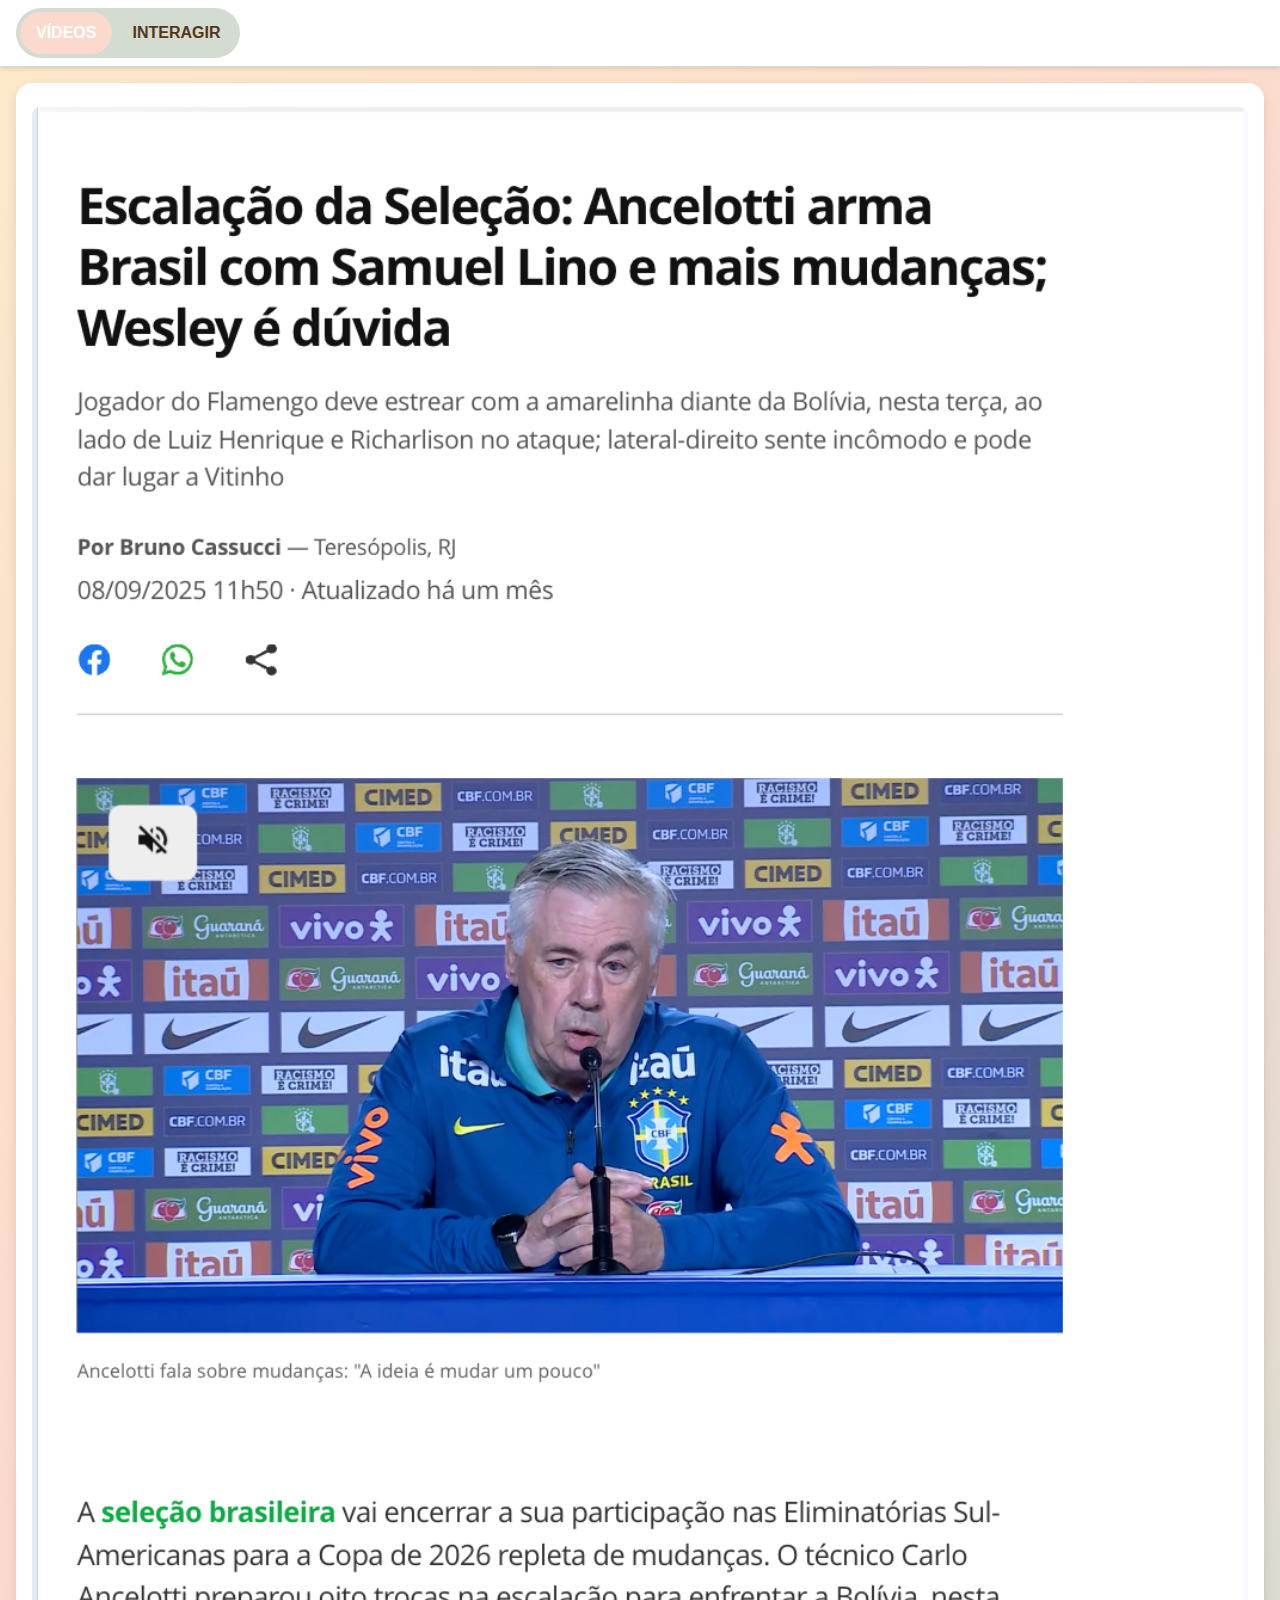
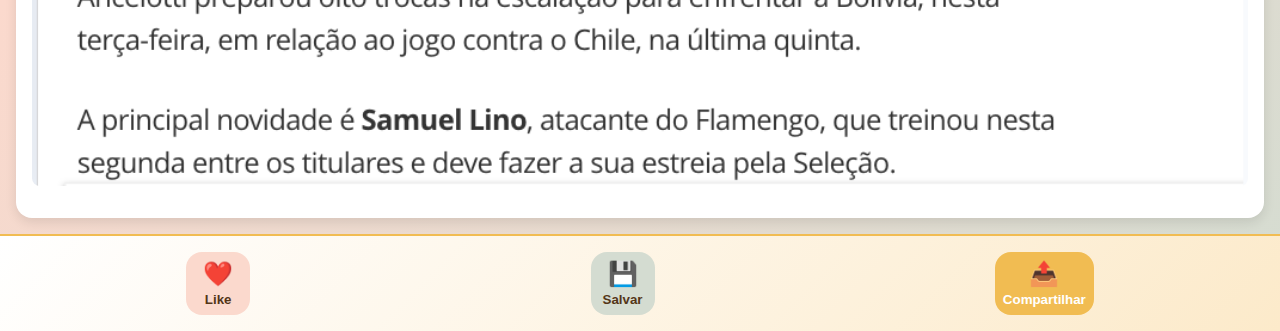
<file: index.html>
<!DOCTYPE html>
<html lang="pt-BR">
    <head>
        <title>Quick Connections</title>
        <meta charset="UTF-8">
        <meta name="viewport" content="width=device-width, initial-scale=1.0">
        <link rel="stylesheet" href="css/reset.css">
        <link rel="stylesheet" href="css/style.css">
    </head>
    <body>
        <section class="container">
            <header class="header">
                <nav class="tab-container">
                    <a href="fluxo 1/tela_videos.html" class="tab-button active">VÍDEOS</a>
                    <a href="fluxo 2 e 3/tela_interagir2.html" class="tab-button">INTERAGIR</a>
                </nav>
            </header>
            <main class="main-content">
                <article class="content-item">
                    <img src="img/notícia.png" alt="Ilustração sobre leis de trânsito" class="content-image">
                </article>
            </main>
            <footer class="footer">
                <button class="action-btn like">
                    <span class="icon">❤️</span>
                    <span>Like</span>
                </button>
                <button class="action-btn save">
                    <span class="icon">💾</span>
                    <span>Salvar</span>
                </button>
                <button class="action-btn share">
                    <span class="icon">📤</span>
                    <span>Compartilhar</span>
                </button>
            </footer>
        </section>
    </body>
</html>
</file>
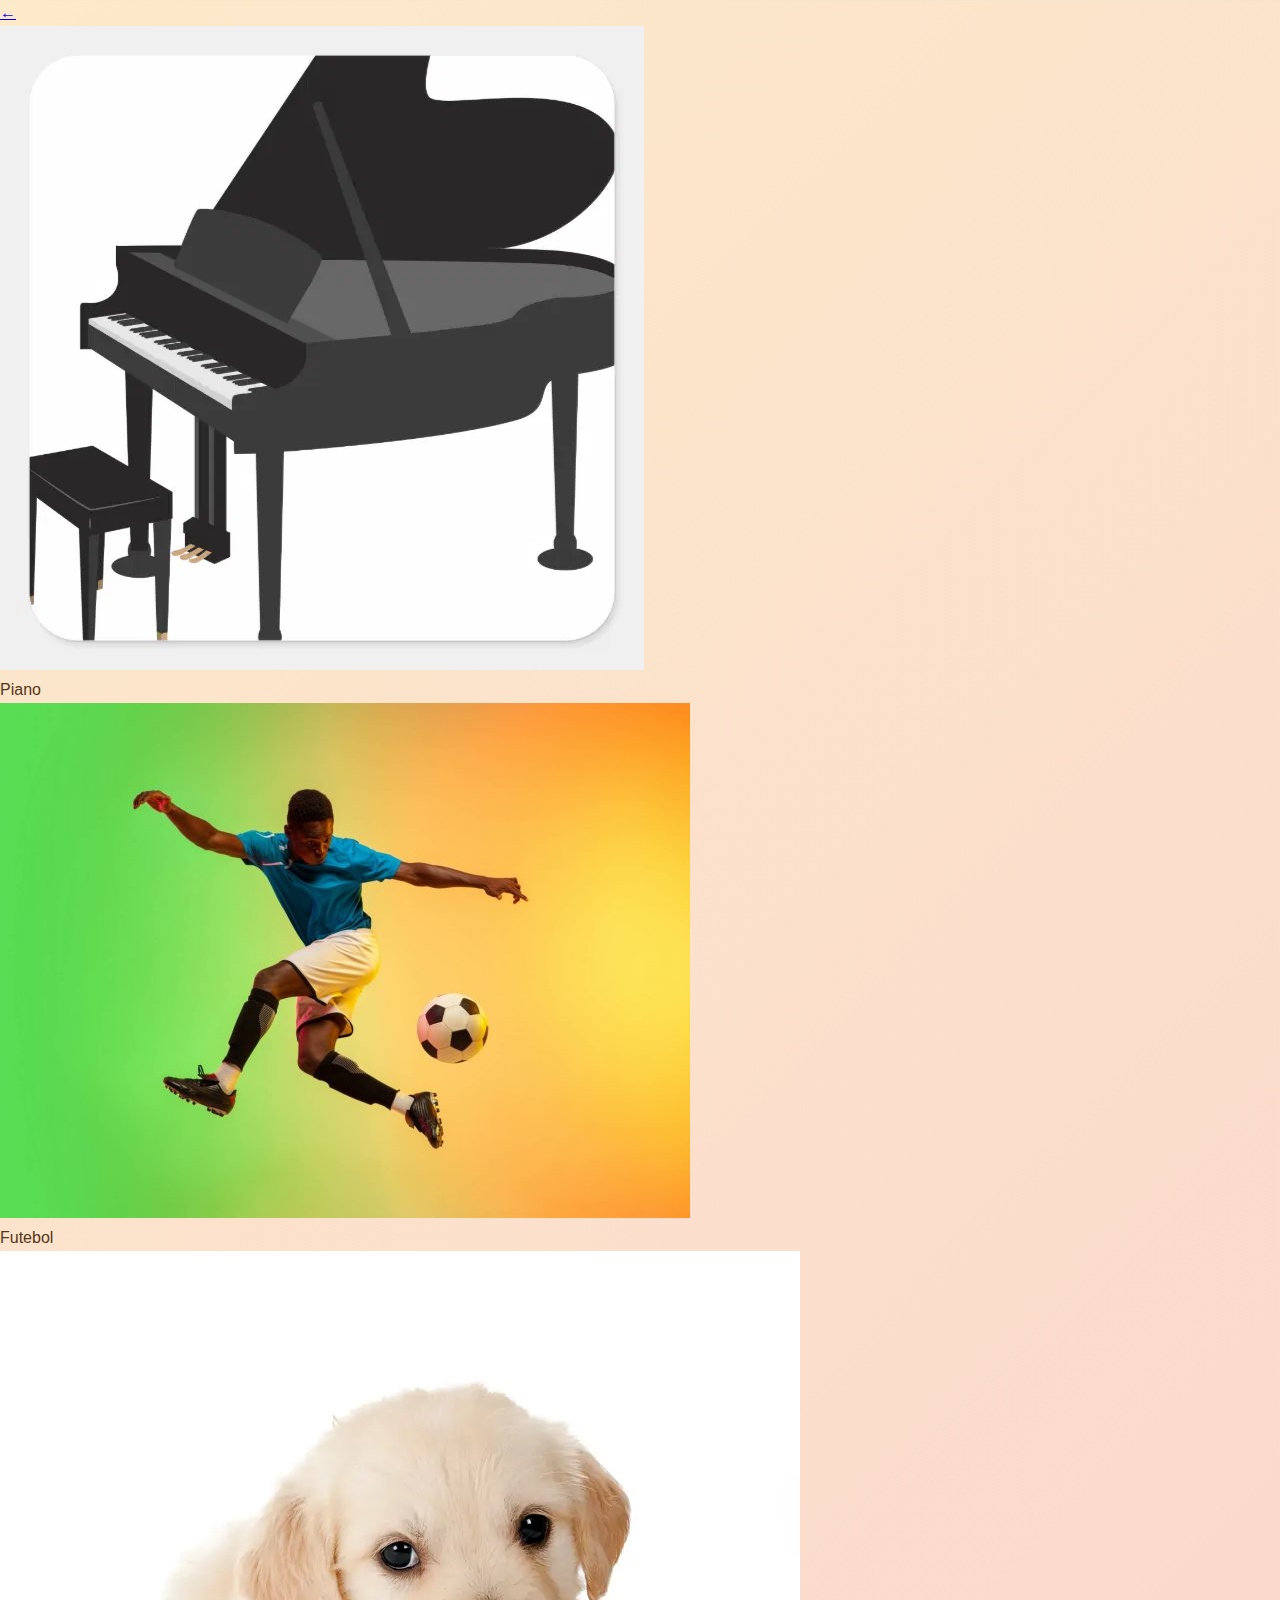
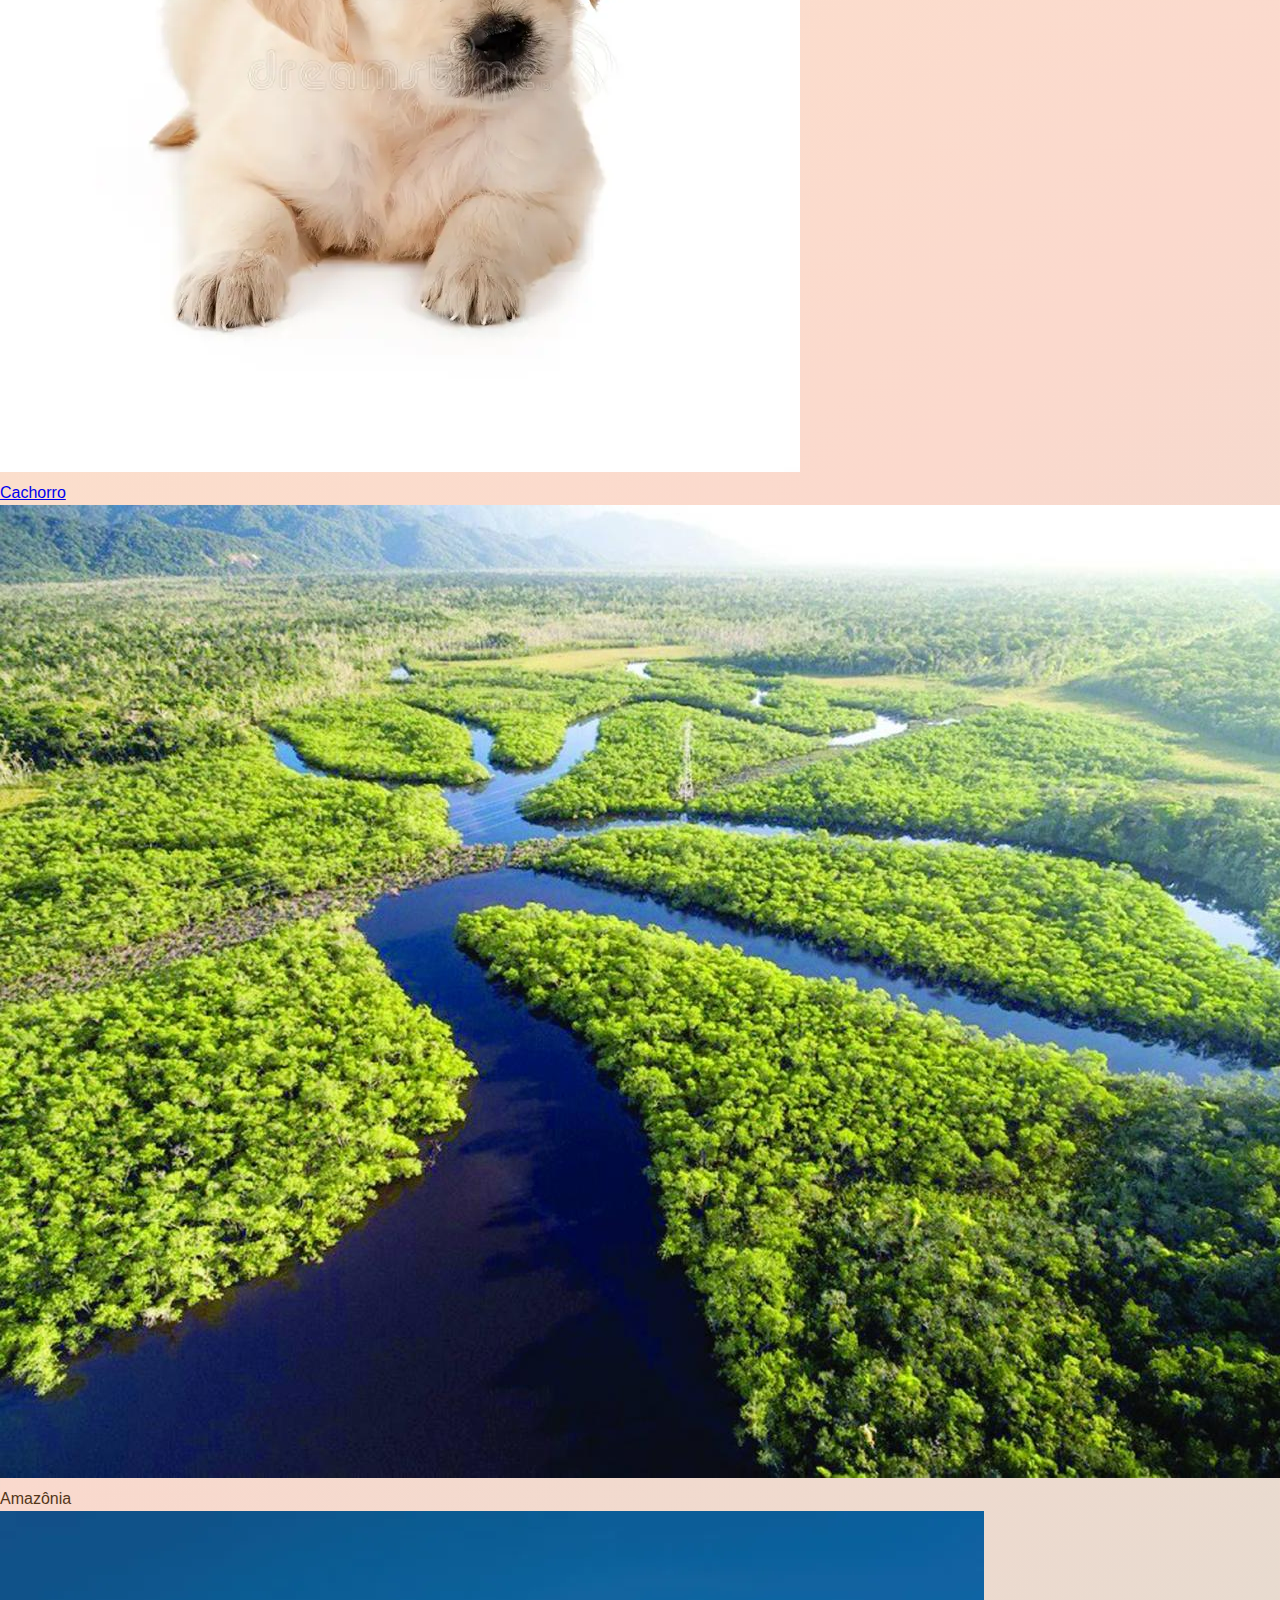
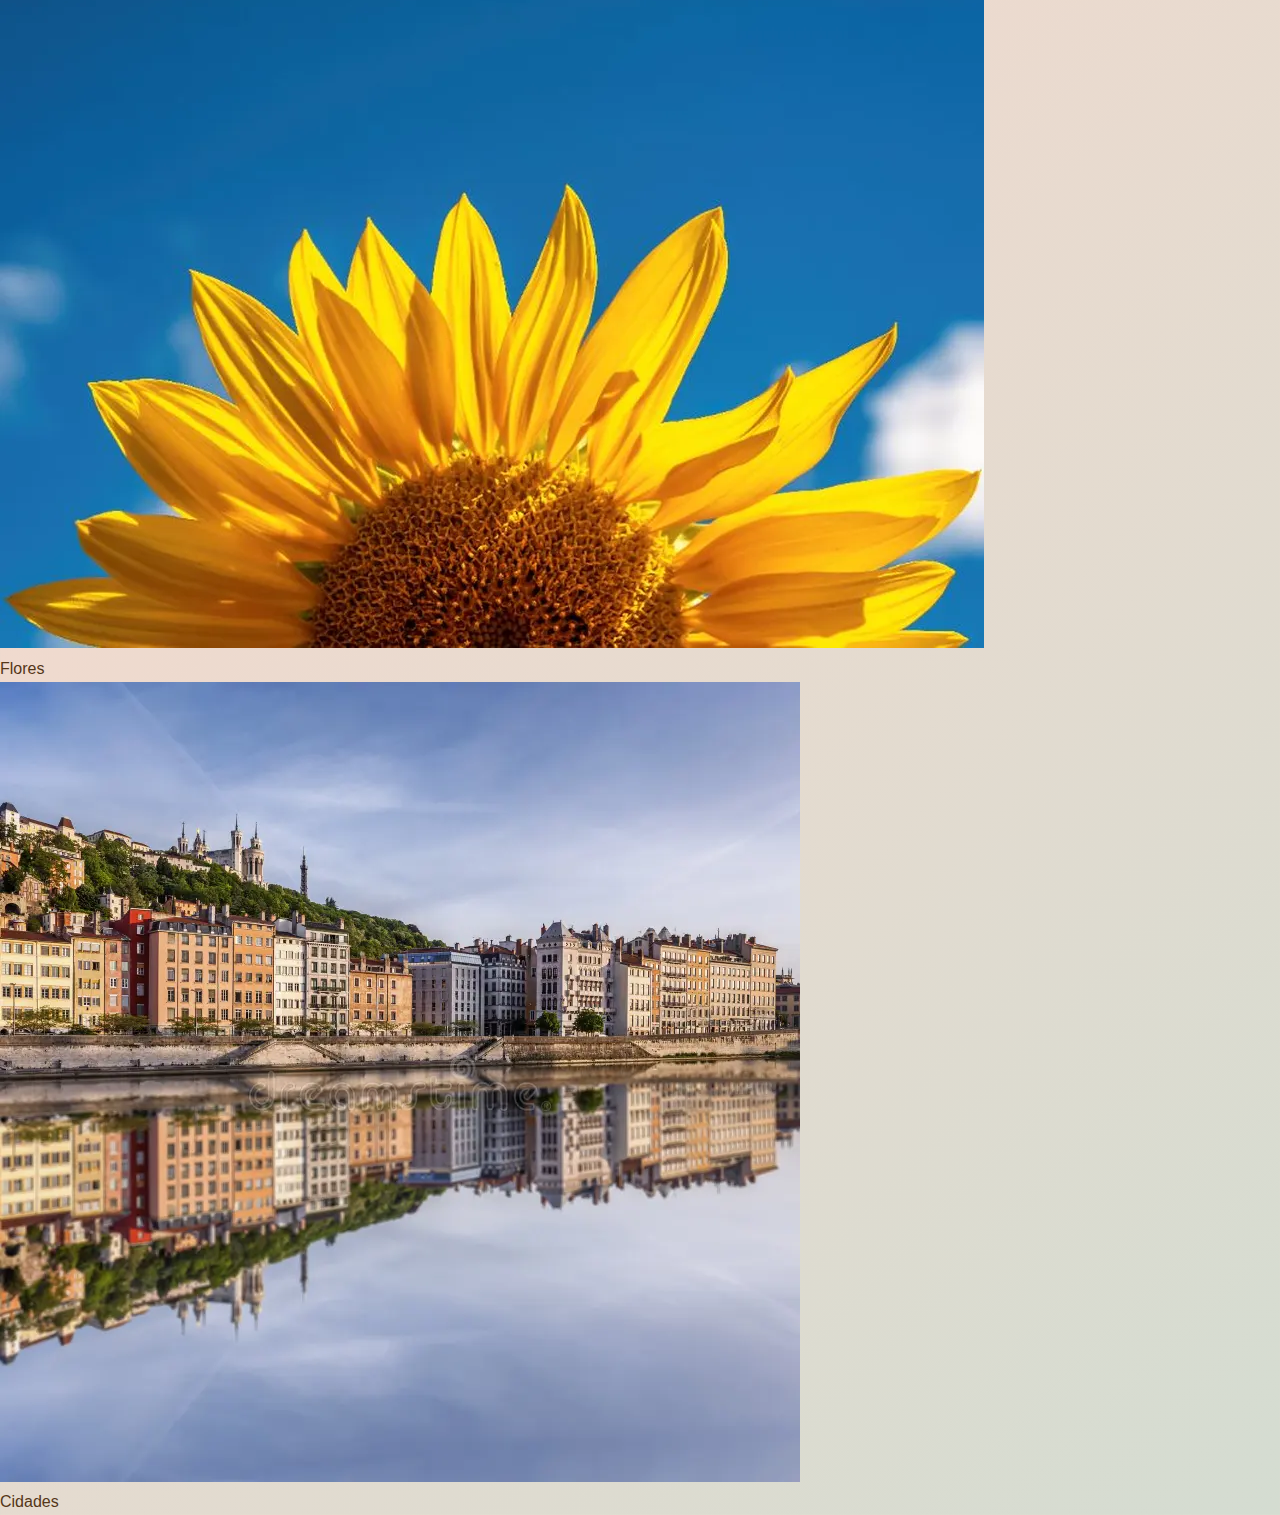
<file: fluxo 1/tela_salvo.html>
<!DOCTYPE html>
<html lang="pt-BR">
    <head>
        <title>Quick Connections - Vídeos Salvos</title>
        <meta charset="UTF-8">
        <meta name="viewport" content="width=device-width, initial-scale=1.0">
        <link rel="stylesheet" href="../css/reset.css">
        <link rel="stylesheet" href="../css/style.css">
    </head>
    <body>
        <section class="pagina">
            <header class="cabecalho">
                <a href="../index.html" class="botao-voltar" onclick="history.back(); return false;">
                    <span class="seta-voltar">←</span>
                </a>
            </header>
            <main class="conteudo">
                <section class="grade-conteudo">
                    <article class="item-conteudo">
                        <img src="../img/piano.webp" alt="Piano" class="imagem-conteudo">
                        <h3>Piano</h3>
                    </article>
                    <article class="item-conteudo">
                        <img src="../img/futebol.jpg" alt="Futebol" class="imagem-conteudo">
                        <h3>Futebol</h3>
                    </article>
                    <a href="tela_cachorro.html" class="item-conteudo">
                        <img src="../img/cachorro.webp" alt="Cachorro" class="imagem-conteudo">
                        <h3>Cachorro</h3>
                    </a>
                    <article class="item-conteudo">
                        <img src="../img/amazonia.jpg" alt="Amazônia" class="imagem-conteudo">
                        <h3>Amazônia</h3>
                    </article>
                    <article class="item-conteudo">
                        <img src="../img/flores.webp" alt="Flores" class="imagem-conteudo">
                        <h3>Flores</h3>
                    </article>
                    <article class="item-conteudo">
                        <img src="../img/cidades.webp" alt="Cidades" class="imagem-conteudo">
                        <h3>Cidades</h3>
                    </article>
                </section>
            </main>
        </section>
    </body>
</html>
</file>
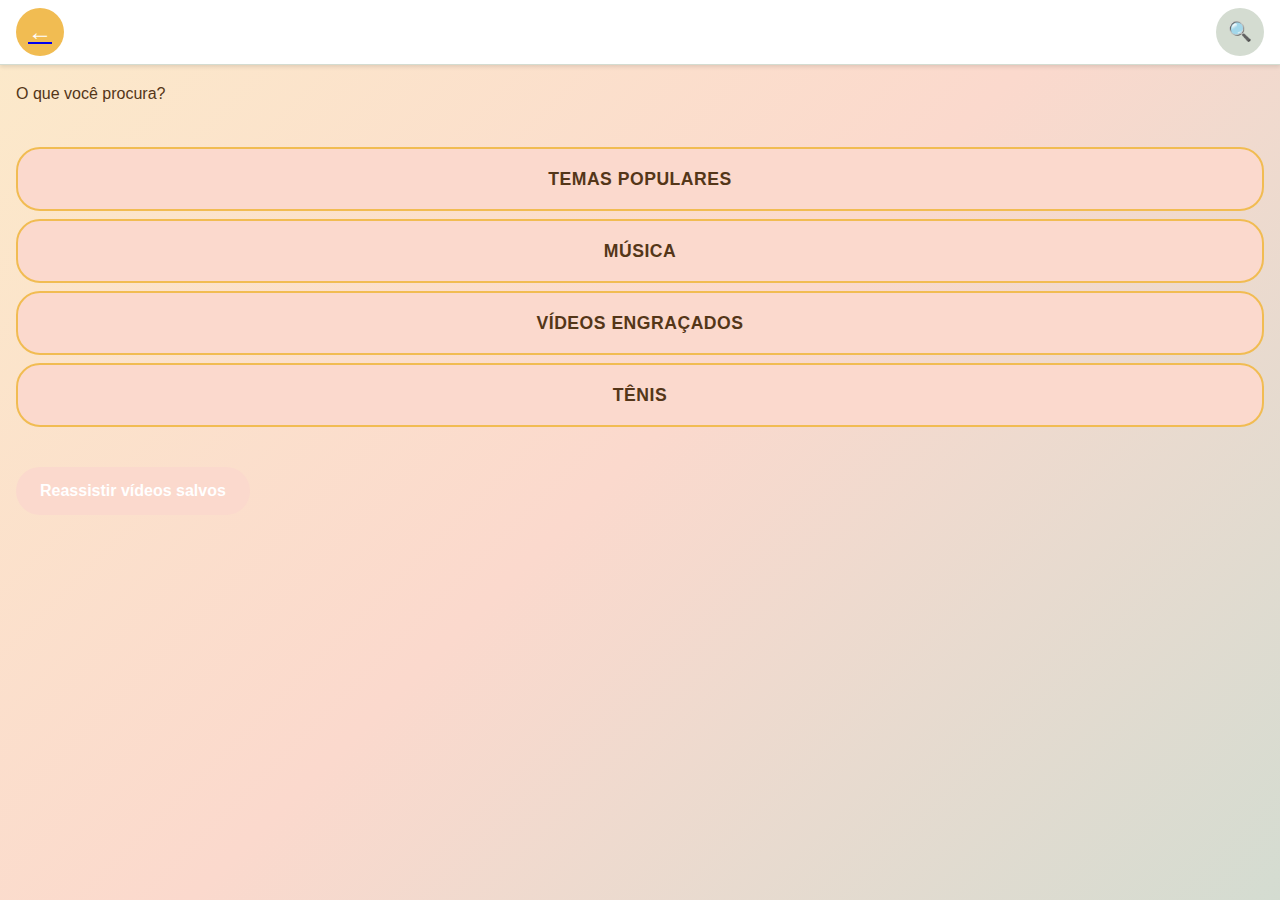
<file: fluxo 1/tela_videos.html>
<!DOCTYPE html>
<html lang="pt-BR">
    <head>
        <title>Quick Connections - Vídeos</title>
        <meta charset="UTF-8">
        <meta name="viewport" content="width=device-width, initial-scale=1.0">
        <link rel="stylesheet" href="../css/reset.css">
        <link rel="stylesheet" href="../css/style.css">
    </head>
    <body>
        <div class="container">
            <header class="header">
                <a href="../index.html" class="back-button">
                    <span class="back-arrow">←</span>
                </a>
                <div class="search-container">
                    <div class="search-btn">
                        <span class="search-icon">🔍</span>
                    </div>
                </div>
            </header>
            <main class="main-content">
                <div class="search-prompt">
                    <h2>O que você procura?</h2>
                </div>
                <div class="category-list">
                    <div class="category-item highlight">Temas populares</div>
                    <div class="category-item highlight">Música</div>
                    <div class="category-item highlight">Vídeos engraçados</div>
                    <div class="category-item highlight">Tênis</div>
                </div>
                <div class="saved-videos-section">
                    <a href="tela_salvo.html" class="btn btn-pink">Reassistir vídeos salvos</a>
                </div>
            </main>
        </div>
    </body>
</html>
</file>
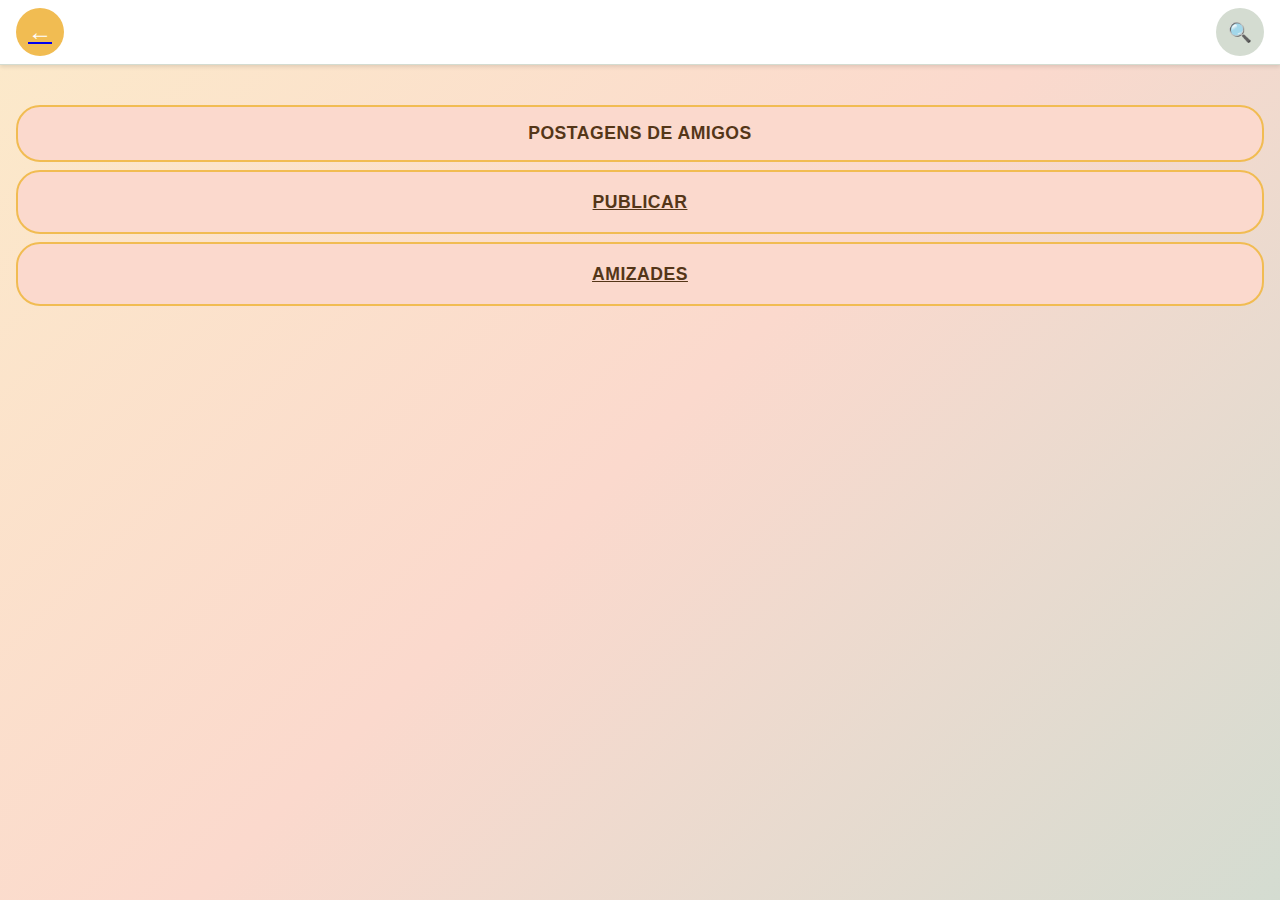
<file: fluxo 2 e 3/tela_interagir2.html>
<!DOCTYPE html>
<html lang="pt-BR">
    <head>
        <title>Quick Connections - Interagir</title>
        <meta charset="UTF-8">
        <meta name="viewport" content="width=device-width, initial-scale=1.0">
        <link rel="stylesheet" href="../css/reset.css">
        <link rel="stylesheet" href="../css/style.css">
    </head>
    <body>
        <section class="container">
            <header class="header">
                <a href="../index.html" class="back-button" onclick="history.back(); return false;">
                    <span class="back-arrow">←</span>
                </a>
                <button class="search-btn">
                    <span class="search-icon">🔍</span>
                </button>
            </header>
            <main class="main-content">
                <section class="category-list">
                    <button type="button" class="category-item">Postagens de Amigos</button>
                    <a href="fluxo 2/tela_publicacao.html" class="category-item">Publicar</a>
                    <a href="tela_interagir.html" class="category-item">Amizades</a>
                </section>
            </main>
        </section>
    </body>
</html>
</file>
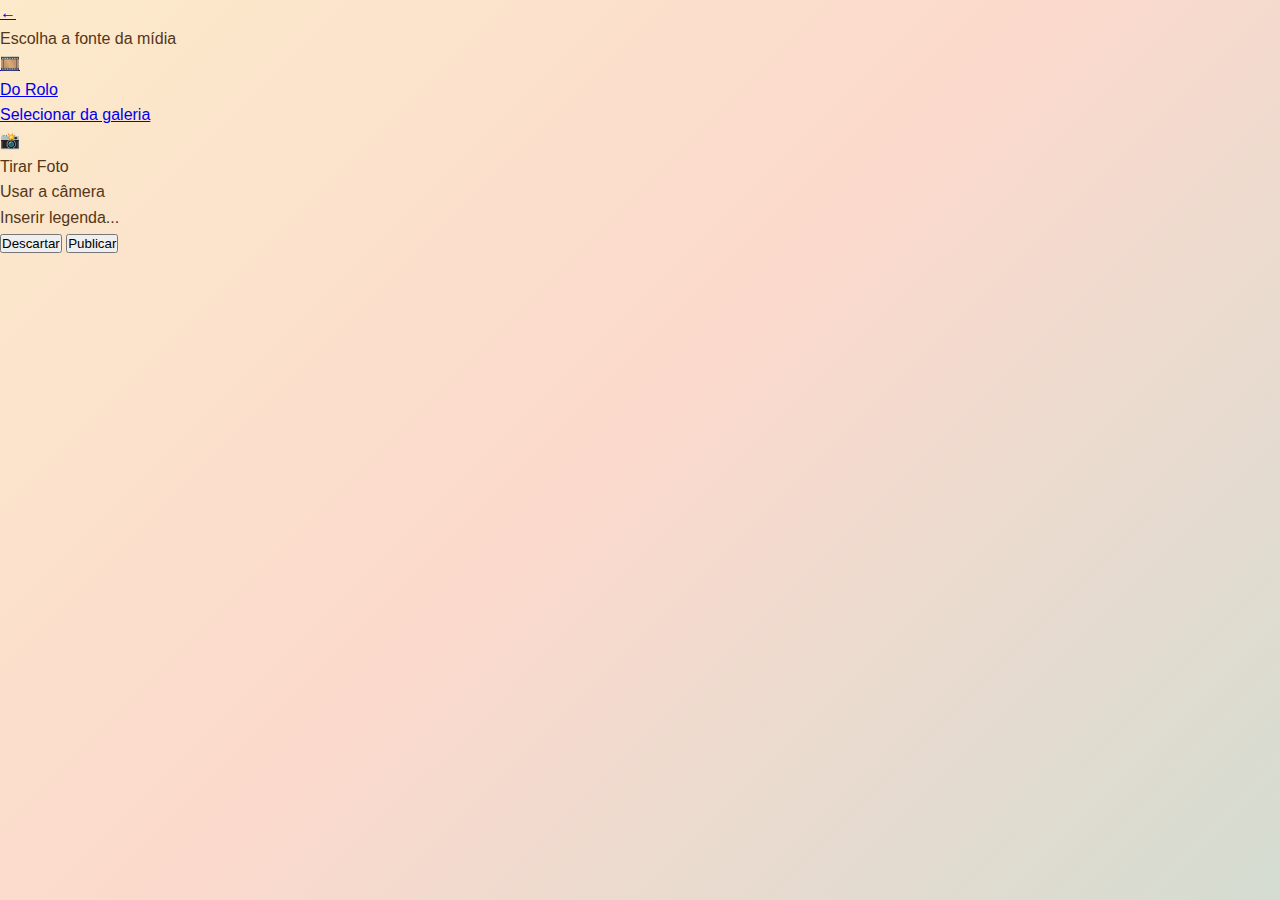
<file: fluxo 2 e 3/fluxo 2/inseririmagem.html>
<!DOCTYPE html>
<html lang="pt-BR">
  <head>
      <title>Quick Connections - Inserir Imagem</title>
      <meta charset="UTF-8">
      <meta name="viewport" content="width=device-width, initial-scale=1.0">
        <link rel="stylesheet" href="../../css/reset.css">
        <link rel="stylesheet" href="../../css/style.css">
  </head>
  <body>
      <section class="pagina">
          <header class="cabecalho">
              <a href="../../index.html" class="botao-voltar" onclick="history.back(); return false;">
                  <span class="seta-voltar">←</span>
              </a>
          </header>
          <main class="conteudo">
              <section class="secao-fonte-midia">
                  <h2>Escolha a fonte da mídia</h2>
                  <section class="opcoes-fonte">
                      <a href="galeria.html" class="card-fonte">
                          <section class="icone-fonte">
                              <span class="icone">🎞️</span>
                          </section>
                          <h3>Do Rolo</h3>
                          <p>Selecionar da galeria</p>
                      </a>
                      <article class="card-fonte">
                          <section class="icone-fonte">
                              <span class="icone">📸</span>
                          </section>
                          <h3>Tirar Foto</h3>
                          <p>Usar a câmera</p>
                      </article>
                  </section>
              </section>
              <section class="secao-texto">
                  <p class="texto-placeholder">Inserir legenda...</p>
              </section>
          </main>
          <footer class="rodape">
              <button class="botao botao-secundario">Descartar</button>
              <button class="botao botao-principal">Publicar</button>
          </footer>
      </section>
  </body>
</html>
</file>
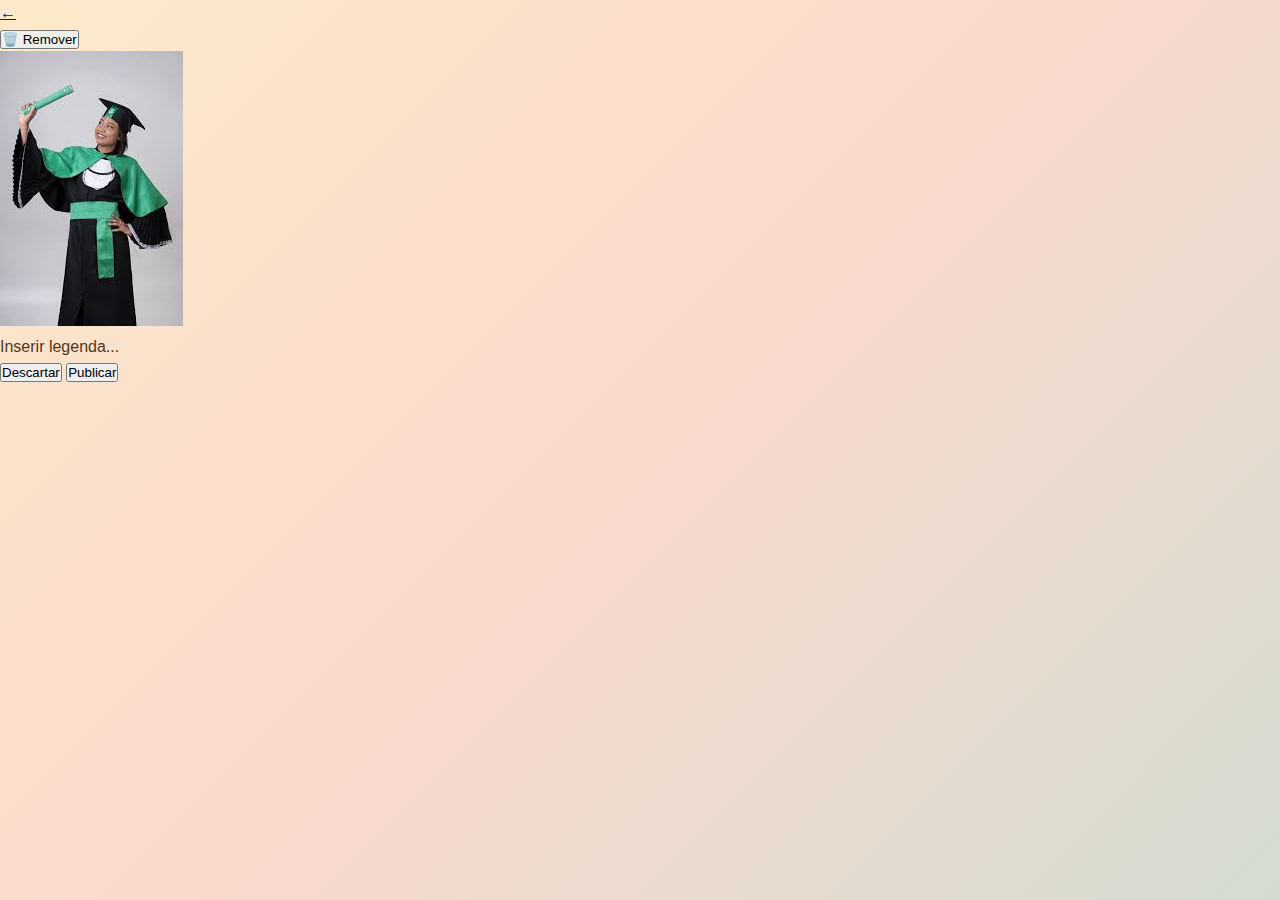
<file: fluxo 2 e 3/fluxo 2/postar.html>
<!DOCTYPE html>
<html lang="pt-BR">
  <head>
      <title>Quick Connections - Postar</title>
      <meta charset="UTF-8">
      <meta name="viewport" content="width=device-width, initial-scale=1.0">
      <link rel="stylesheet" href="../../css/reset.css">
      <link rel="stylesheet" href="../../css/style.css">
  </head>
  <body>
      <section class="pagina">
          <header class="cabecalho">
              <a href="../../index.html" class="botao-voltar" onclick="history.back(); return false;">
                  <span class="seta-voltar">←</span>
              </a>
              <section class="secao-remover">
                  <button class="botao botao-contorno">
                      <span class="icone">🗑️</span>
                      Remover
                  </button>
              </section>
          </header>
          <main class="conteudo">
              <figure class="container-imagem-selecionada">
                  <img src="../../img/formanda.jpeg" alt="Formanda selecionada" class="imagem-selecionada">
              </figure>
              <section class="secao-texto">
                  <p class="texto-placeholder">Inserir legenda...</p>
              </section>
          </main>
          <footer class="rodape">
              <button class="botao botao-secundario">Descartar</button>
              <button class="botao botao-principal">Publicar</button>
          </footer>
      </section>
  </body>
</html>
</file>
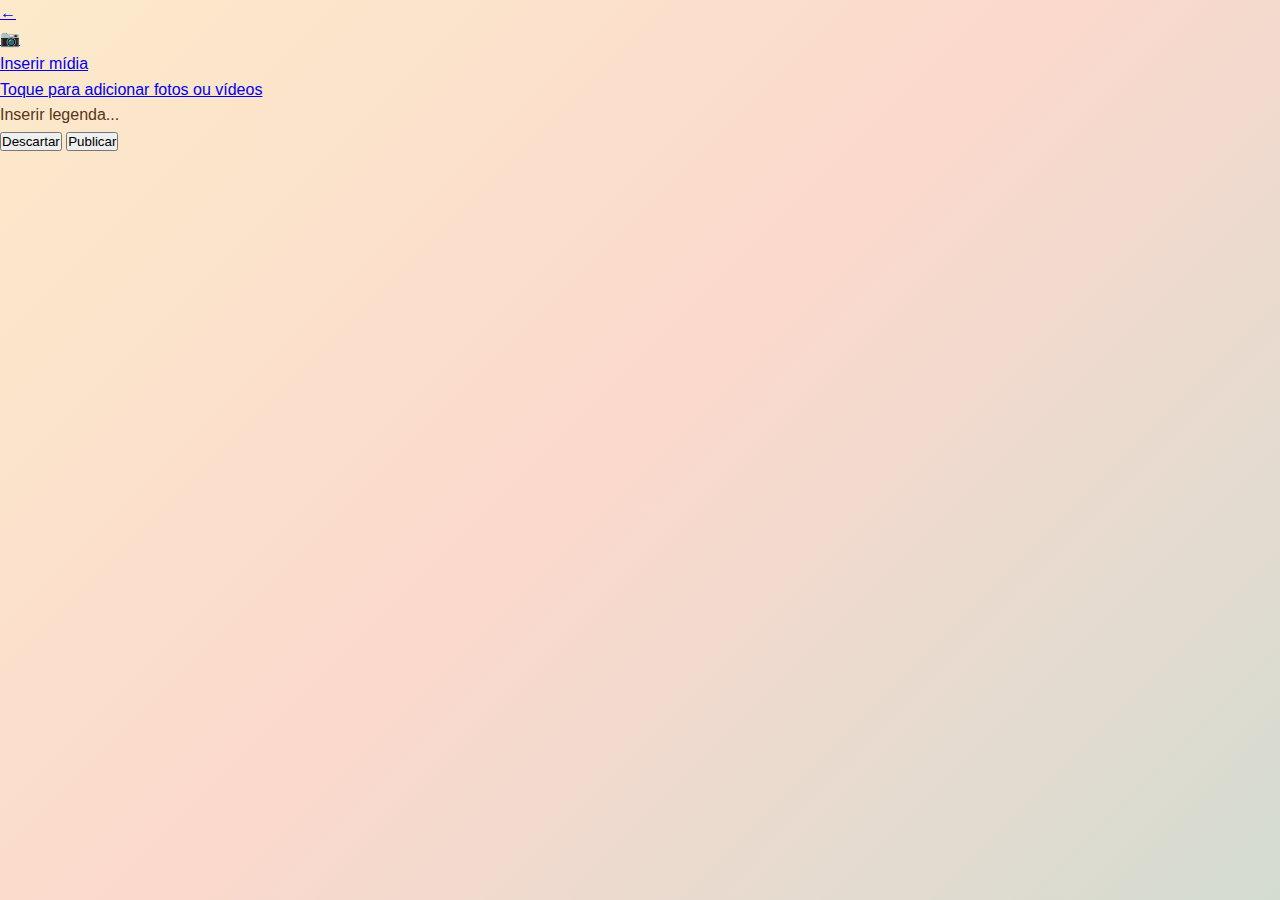
<file: fluxo 2 e 3/fluxo 2/tela_publicacao.html>
<!DOCTYPE html>
<html lang="pt-BR">
  <head>
      <title>Quick Connections - Publicação</title>
      <meta charset="UTF-8">
      <meta name="viewport" content="width=device-width, initial-scale=1.0">
      <link rel="stylesheet" href="../../css/reset.css">
      <link rel="stylesheet" href="../../css/style.css">
  </head>
  <body>
      <section class="pagina">
          <header class="cabecalho">
              <a href="../../index.html" class="botao-voltar" onclick="history.back(); return false;">
                  <span class="seta-voltar">←</span>
              </a>
          </header>
          <main class="conteudo">
              <section class="secao-inserir-midia">
                  <a href="inseririmagem.html" class="card-midia">
                      <section class="icone-midia">
                          <span class="icone">📷</span>
                      </section>
                      <h3>Inserir mídia</h3>
                      <p>Toque para adicionar fotos ou vídeos</p>
                  </a>
              </section>
              <section class="secao-texto">
                  <p class="texto-placeholder">Inserir legenda...</p>
              </section>
          </main>
          <footer class="rodape">
              <button class="botao botao-secundario">Descartar</button>
              <button class="botao botao-principal">Publicar</button>
          </footer>
      </section>
  </body>
</html>
</file>
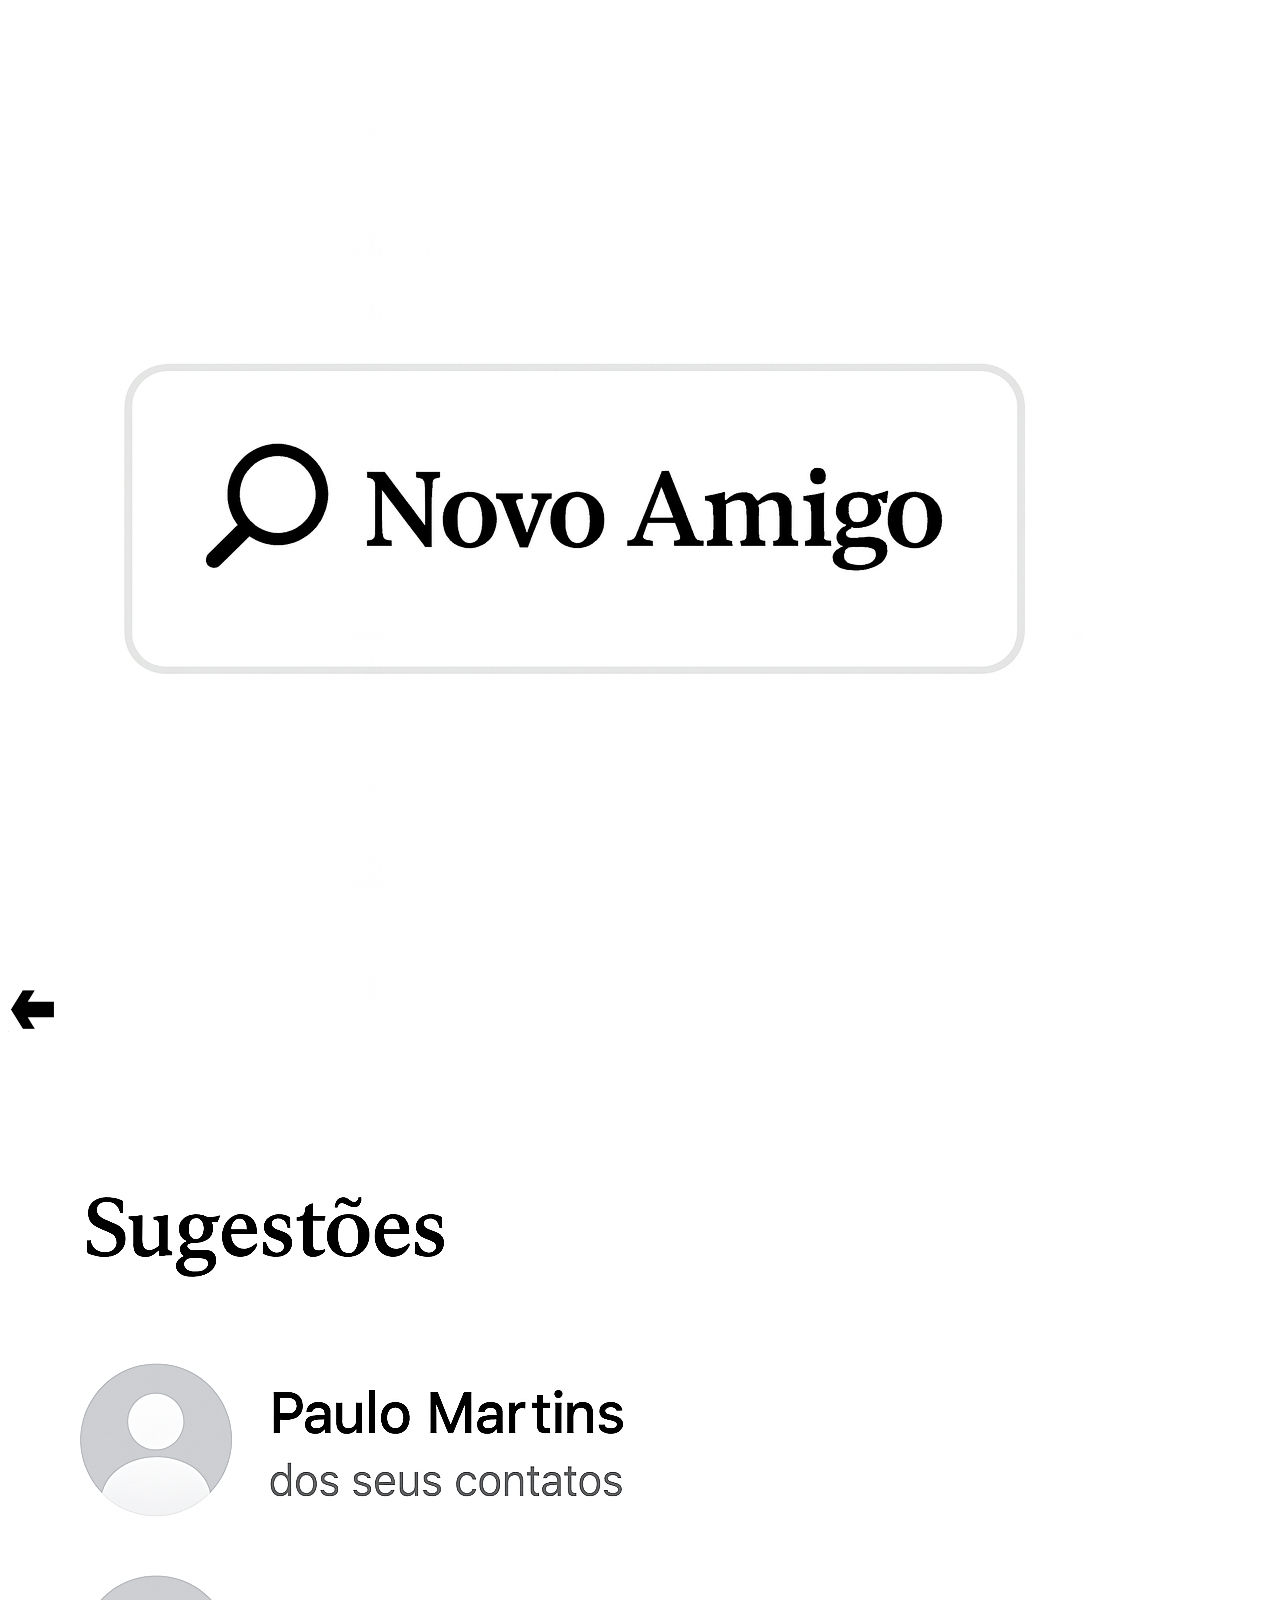
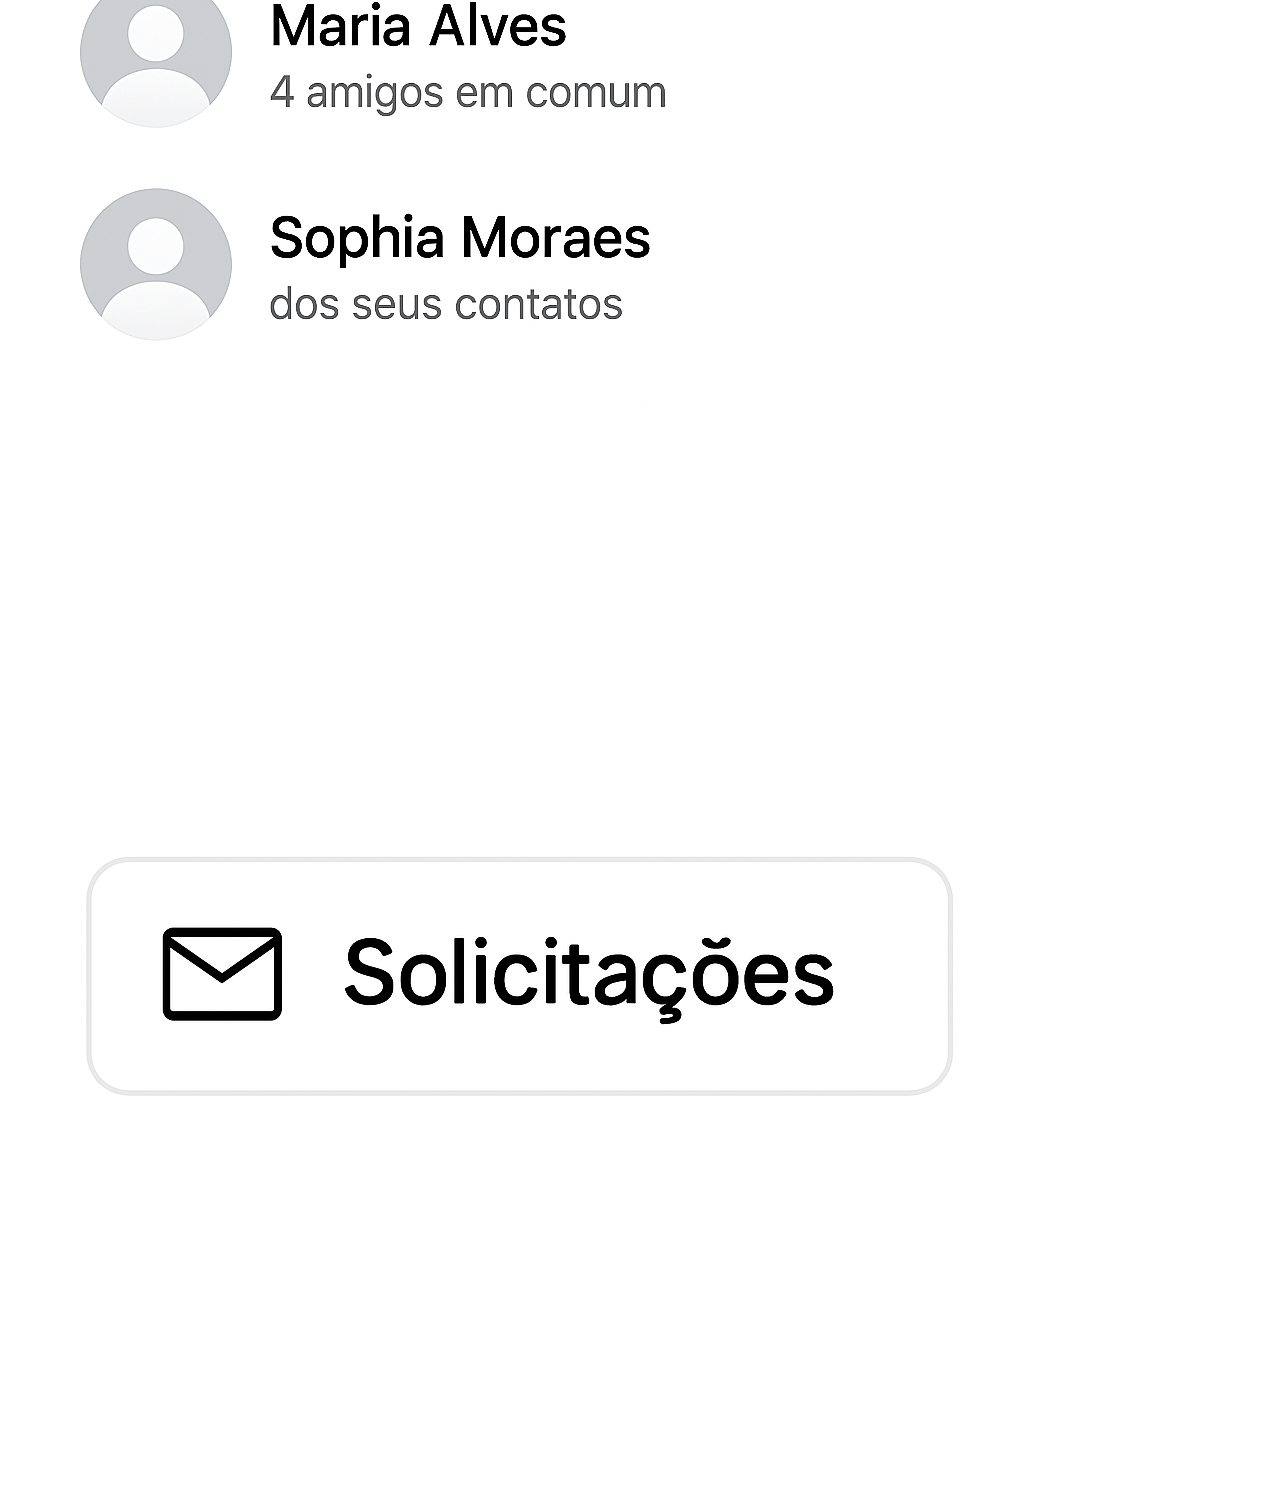
<file: fluxo 2 e 3/fluxo 3/tela_novo_amigo.html>
<!DOCTYPE html>
<html lang="pt-BR">
    <head>
        <title>Quick Connections</title>
        <meta charset="UTF-8">
    </head>
    <body>
        <header>
            <img src="../../img/seta.png" width="50" height="50">
            <a href="tela_pesquisar_amigo.html">
                <img src = "../../img/pesquisar_amigo.png">
            </a>  
        </header>
        <main>
            <img src="../../img/sugestoes.png">
        </main>
        <footer>
            <img src = "../../img/solicitacao_amigo.png"> 
        </footer>
    </body>
</html>
</file>
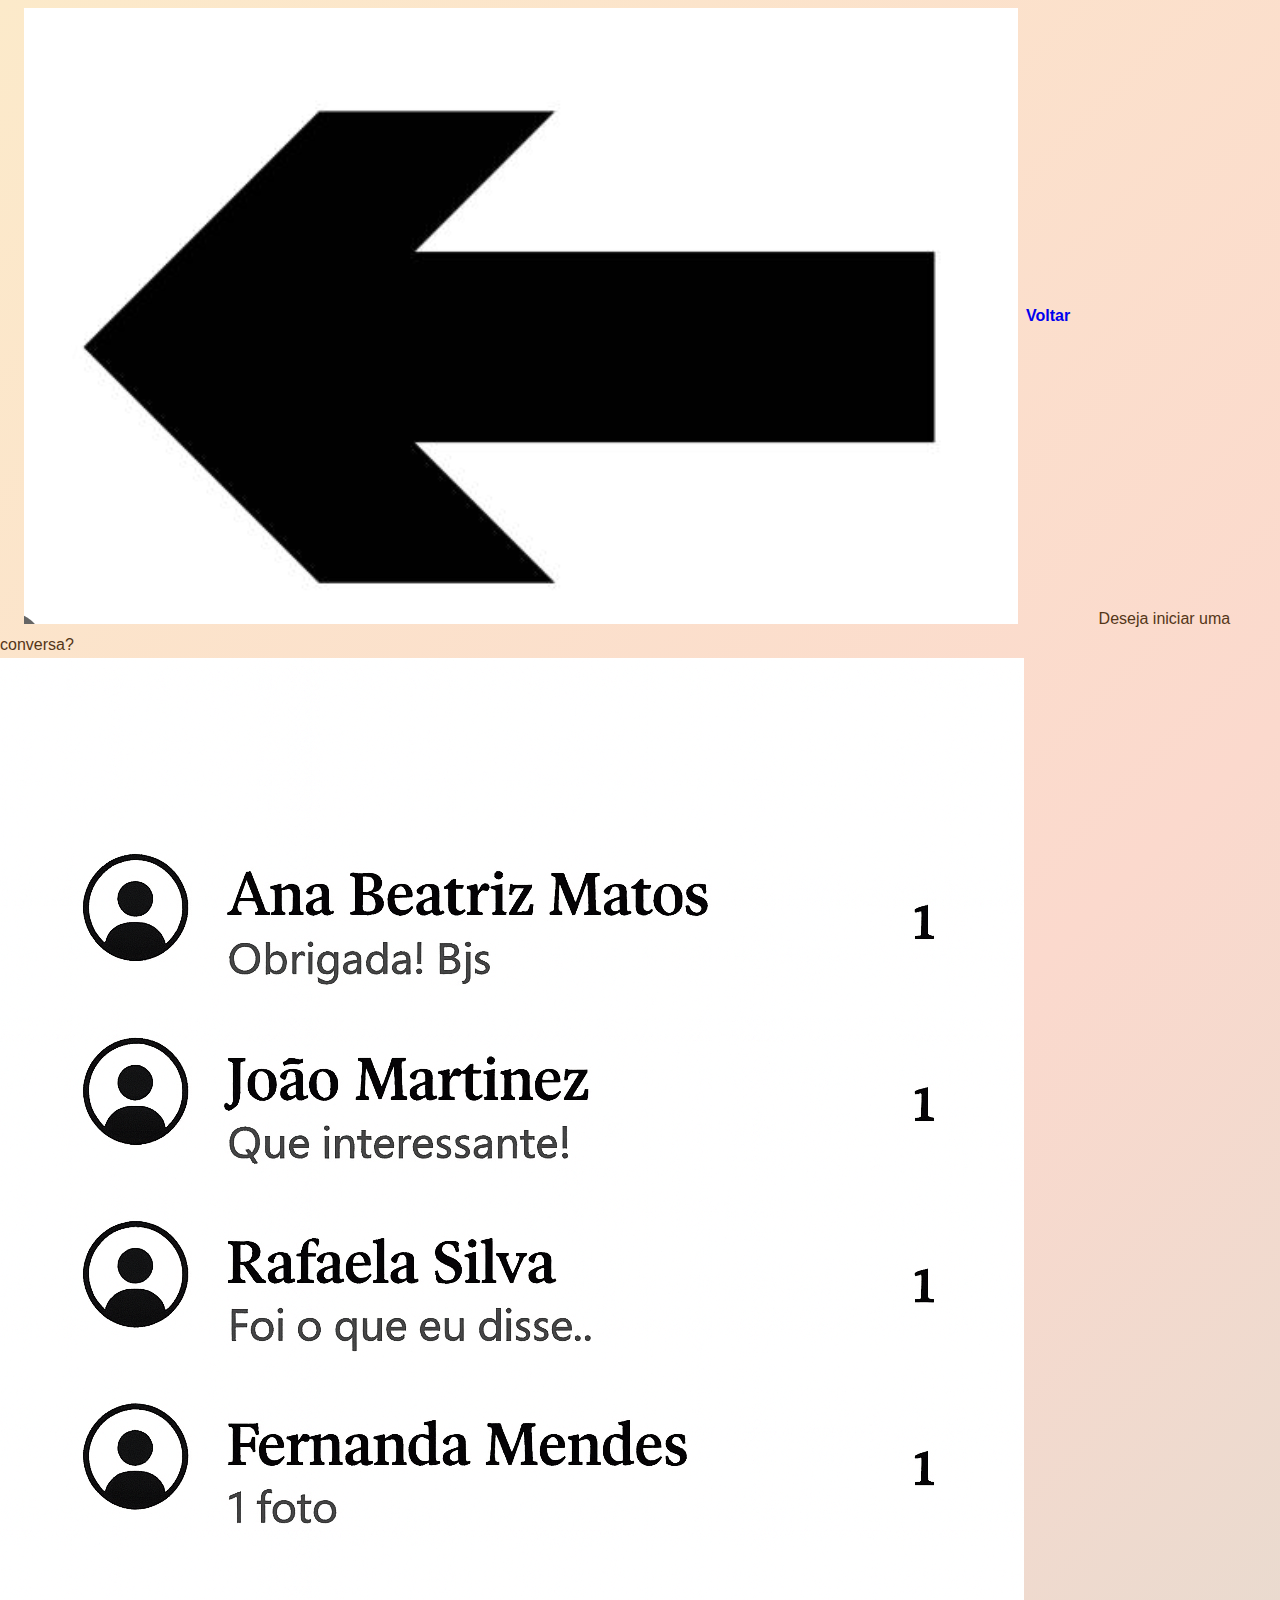
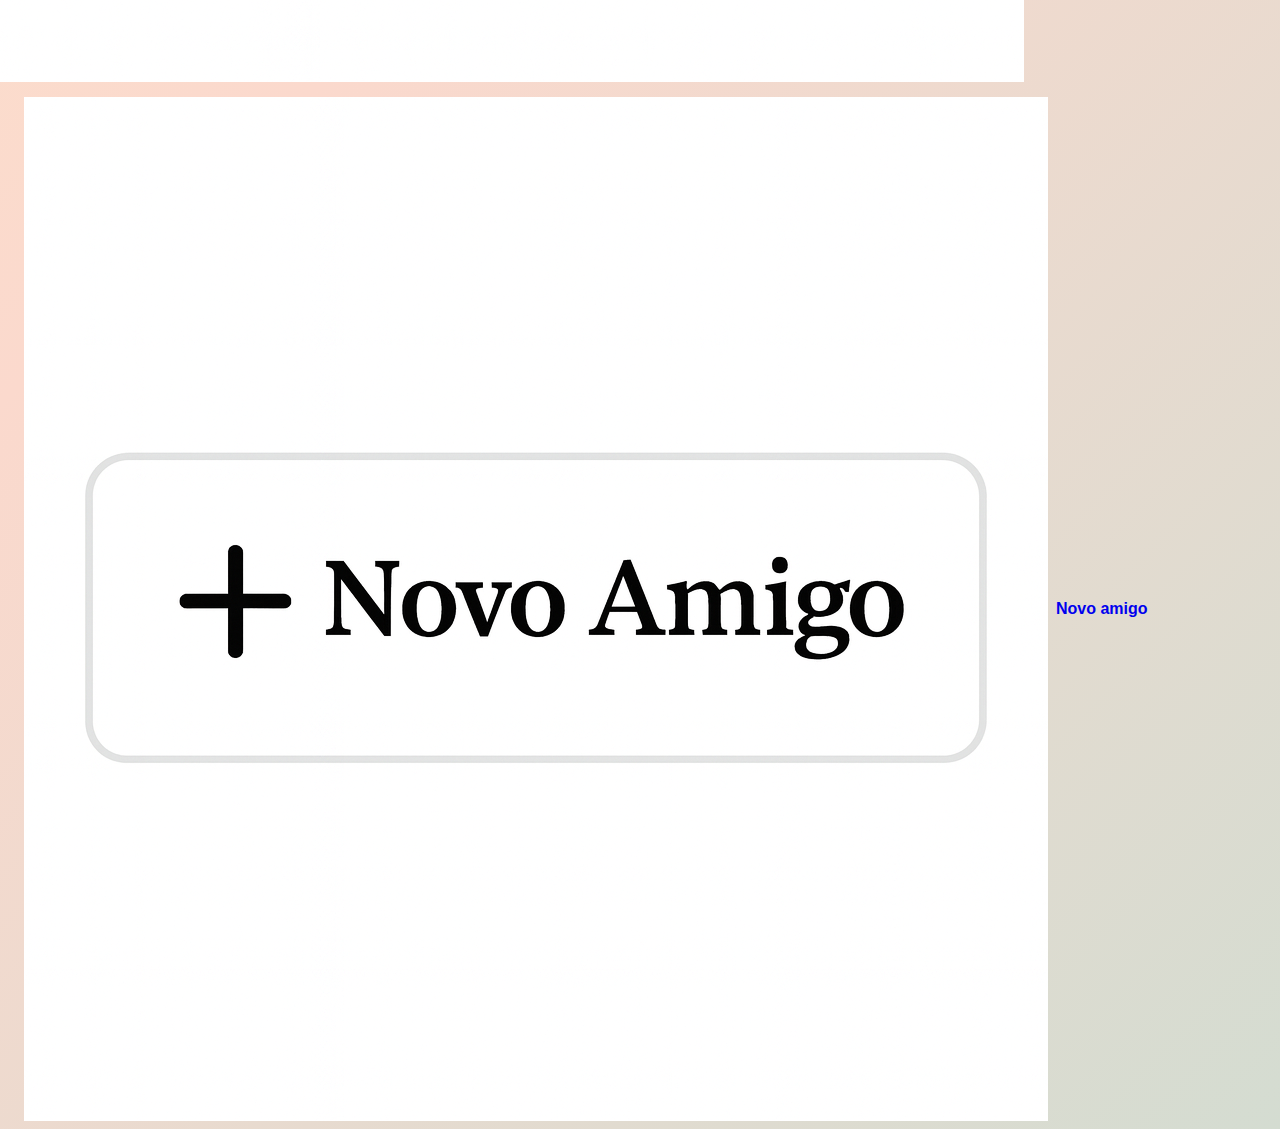
<file: fluxo 2 e 3/fluxo 3/tela_novo_contato.html>
<!DOCTYPE html>
<html lang="pt-BR">
   <head>
       <title>Quick Connections</title>
       <meta charset="UTF-8">
       <meta name="viewport" content="width=device-width, initial-scale=1" />
       <link rel="stylesheet" href="../../css/reset.css" />
       <link rel="stylesheet" href="../../css/style.css" />
   </head>
   <body>
       <header class="app-header">
        <a class="btn btn-surface" href="../tela_interagir.html"><img class="icon" src="../../img/seta.png" alt="Voltar">Voltar</a>
        <span class="chip">Deseja iniciar uma conversa?</span>
       </header>
       <main class="stack">
           <img class="hero" src="../../img/conversas.png" alt="Conversas">
       </main>
       <footer class="bottom-nav">
           <a class="btn" href="tela_novo_amigo.html">
                <img class="icon" src="../../img/novo_amigo.png" alt="Novo amigo">Novo amigo
           </a>
       </footer>
    </body>
</file>
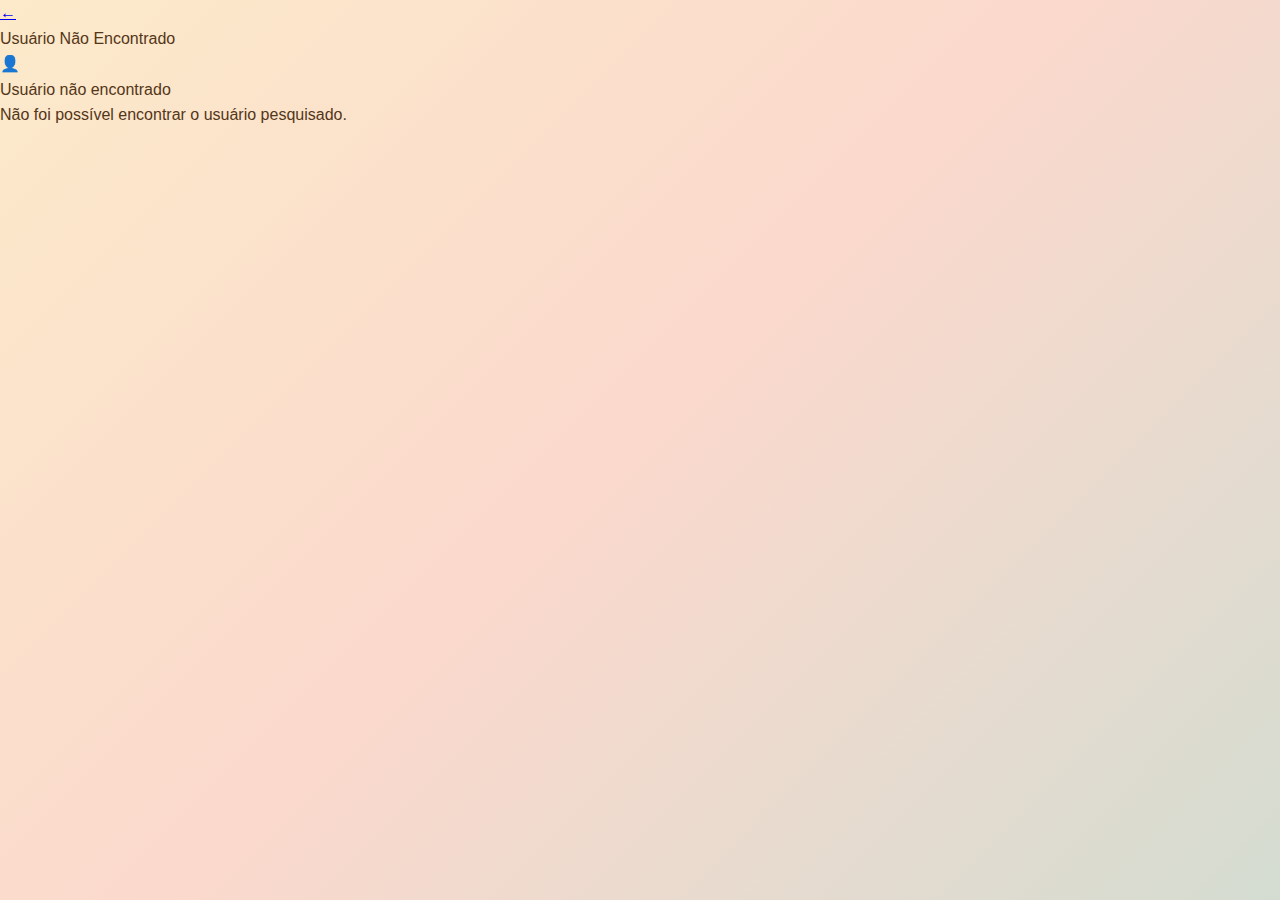
<file: fluxo 2 e 3/fluxo 3/tela_usuario_nao_encontrado.html>
<!DOCTYPE html>
<html lang="pt-BR">
    <head>
        <title>Quick Connections - Usuário Não Encontrado</title>
        <meta charset="UTF-8">
        <meta name="viewport" content="width=device-width, initial-scale=1.0">
        <link rel="stylesheet" href="../../css/reset.css">
        <link rel="stylesheet" href="../../css/style.css">
    </head>
    <body>
        <section class="pagina">
            <header class="cabecalho">
                <a href="tela_pesquisar_amigo.html" class="botao-voltar" onclick="history.back(); return false;">
                    <span class="seta-voltar">←</span>
                </a>
                <section class="cabecalho-perfil">
                    <h1>Usuário Não Encontrado</h1>
                </section>
            </header>
            <main class="conteudo">
                <section class="secao-perfil">
                    <section class="info-perfil">
                        <figure class="avatar-perfil">
                            <span class="icone-avatar">👤</span>
                        </figure>
                        <section class="detalhes-perfil">
                            <h2>Usuário não encontrado</h2>
                            <p>Não foi possível encontrar o usuário pesquisado.</p>
                        </section>
                    </section>
                </section>
            </main>
        </section>
    </body>
</html>
</file>
<file: css/style.css>
/* CSS Simplificado - Quick Connections */

/* Reset básico */
* {
    margin: 0;
    padding: 0;
    box-sizing: border-box;
}

/* Variáveis CSS */
:root {
    --cream: #FCEACA;
    --peach: #FBD9CD;
    --sage: #D4DCD1;
    --gold: #F1BC52;
    --brown: #543618;
    --white: #FFFFFF;
    --spacing-sm: 0.5rem;
    --spacing-md: 1rem;
    --spacing-lg: 1.5rem;
}

/* Base */
body {
    font-family: -apple-system, BlinkMacSystemFont, 'Segoe UI', Roboto, sans-serif;
    background: linear-gradient(135deg, var(--cream) 0%, var(--peach) 50%, var(--sage) 100%);
    color: var(--brown);
    line-height: 1.6;
    min-height: 100vh;
}

/* Container */
.container {
    display: flex;
    flex-direction: column;
    min-height: 100vh;
    max-width: 100%;
}

/* Header */
.header {
    display: flex;
    align-items: center;
    justify-content: space-between;
    padding: var(--spacing-sm) var(--spacing-md);
    background-color: var(--white);
    border-bottom: 1px solid var(--sage);
    box-shadow: 0 2px 4px rgba(0, 0, 0, 0.1);
}

/* Botão voltar */
.back-button {
    background: var(--gold);
    border: none;
    cursor: pointer;
    padding: var(--spacing-sm);
    border-radius: 50%;
    width: 3rem;
    height: 3rem;
    display: flex;
    align-items: center;
    justify-content: center;
    transition: transform 0.2s ease;
}

.back-button:hover {
    transform: scale(1.1);
}

.back-arrow {
    font-size: 1.5rem;
    color: var(--white);
    font-weight: bold;
}

/* Botão busca */
.search-btn {
    background: var(--sage);
    border: none;
    cursor: pointer;
    padding: var(--spacing-sm);
    border-radius: 50%;
    width: 3rem;
    height: 3rem;
    display: flex;
    align-items: center;
    justify-content: center;
    transition: transform 0.2s ease;
}

.search-btn:hover {
    transform: scale(1.1);
}

.search-icon {
    font-size: 1.2rem;
}

/* Navegação */
.tab-container {
    display: flex;
    background-color: var(--sage);
    border-radius: 2rem;
    padding: 0.25rem;
    gap: 0.25rem;
}

.tab-button {
    padding: var(--spacing-sm) var(--spacing-md);
    border: none;
    background: transparent;
    border-radius: 1.5rem;
    cursor: pointer;
    font-weight: 600;
    transition: all 0.3s ease;
    color: var(--brown);
    text-decoration: none;
}

.tab-button.active {
    background-color: var(--peach);
    color: var(--white);
}

.tab-button:hover:not(.active) {
    background-color: var(--cream);
}

/* Main content */
.main-content {
    flex: 1;
    padding: var(--spacing-md);
    display: flex;
    flex-direction: column;
    gap: var(--spacing-md);
}

/* Grid de conteúdo */
.content-grid {
    display: grid;
    grid-template-columns: repeat(auto-fit, minmax(200px, 1fr));
    gap: var(--spacing-md);
    margin: var(--spacing-md) 0;
}

.content-item {
    background-color: var(--white);
    border-radius: 1rem;
    padding: var(--spacing-md);
    box-shadow: 0 4px 12px rgba(0, 0, 0, 0.1);
    transition: transform 0.3s ease;
    cursor: pointer;
    text-decoration: none;
    color: inherit;
}

.content-item:hover {
    transform: translateY(-2px);
}

.content-item img {
    width: 100%;
    height: auto;
    border-radius: 0.5rem;
    margin-bottom: var(--spacing-sm);
}

/* Botões */
.btn {
    display: inline-flex;
    align-items: center;
    justify-content: center;
    padding: var(--spacing-sm) var(--spacing-lg);
    border: none;
    border-radius: 2rem;
    font-weight: 600;
    font-size: 1rem;
    transition: all 0.3s ease;
    text-decoration: none;
    min-height: 3rem;
    gap: var(--spacing-sm);
    cursor: pointer;
}

.btn-primary {
    background: var(--gold);
    color: var(--white);
}

.btn-primary:hover {
    transform: translateY(-2px);
    background: #E6A847;
}

.btn-secondary {
    background: var(--sage);
    color: var(--brown);
}

.btn-secondary:hover {
    transform: translateY(-2px);
    background: #C4D4C1;
}

.btn-pink {
    background: var(--peach);
    color: var(--white);
}

.btn-pink:hover {
    transform: translateY(-2px);
    background: #F5C6B8;
}

.btn-outline {
    background: transparent;
    border: 2px solid var(--gold);
    color: var(--gold);
}

.btn-outline:hover {
    background-color: var(--gold);
    color: var(--white);
}

/* Footer */
.footer {
    display: flex;
    justify-content: space-around;
    align-items: center;
    padding: var(--spacing-md);
    background: linear-gradient(135deg, var(--white) 0%, var(--cream) 100%);
    border-top: 2px solid var(--gold);
}

/* Botões de ação */
.action-btn {
    display: flex;
    flex-direction: column;
    align-items: center;
    gap: 0.25rem;
    padding: var(--spacing-sm);
    border: none;
    border-radius: 1rem;
    cursor: pointer;
    transition: all 0.3s ease;
    background: transparent;
    min-width: 4rem;
    font-weight: 600;
    color: var(--brown);
}

.action-btn.like {
    background: var(--peach);
    color: var(--brown);
}

.action-btn.like:hover {
    transform: translateY(-2px);
    background: #F5C6B8;
}

.action-btn.save {
    background: var(--sage);
    color: var(--brown);
}

.action-btn.save:hover {
    transform: translateY(-2px);
    background: #C4D4C1;
}

.action-btn.share {
    background: var(--gold);
    color: var(--white);
}

.action-btn.share:hover {
    transform: translateY(-2px);
    background: #E6A847;
}

.action-btn .icon {
    font-size: 1.5rem;
}

/* Placeholders de texto */
.text-placeholder {
    width: 100%;
    padding: var(--spacing-sm) var(--spacing-md);
    border: 2px solid var(--sage);
    border-radius: 1rem;
    font-size: 1rem;
    background-color: var(--white);
    color: #999;
    min-height: 3rem;
    display: flex;
    align-items: center;
}

/* Galeria */
.gallery-grid {
    display: grid;
    grid-template-columns: repeat(auto-fit, minmax(120px, 1fr));
    gap: var(--spacing-sm);
    margin: var(--spacing-lg) 0;
}

.gallery-item {
    position: relative;
    border-radius: 0.8rem;
    overflow: hidden;
    transition: transform 0.3s ease;
    background: var(--white);
    box-shadow: 0 4px 12px rgba(0, 0, 0, 0.1);
    cursor: pointer;
    text-decoration: none;
    color: inherit;
}

.gallery-item:hover {
    transform: translateY(-4px);
}

.gallery-image {
    width: 100%;
    height: 120px;
    object-fit: cover;
    border-radius: 0.8rem;
}

.gallery-overlay {
    position: absolute;
    bottom: 0;
    left: 0;
    right: 0;
    background: linear-gradient(transparent, rgba(0, 0, 0, 0.7));
    padding: var(--spacing-sm);
    transform: translateY(100%);
    transition: transform 0.3s ease;
}

.gallery-item:hover .gallery-overlay {
    transform: translateY(0);
}

.gallery-title {
    color: var(--white);
    font-weight: 600;
    font-size: 0.9rem;
    text-align: center;
}

/* Categorias */
.category-list {
    display: flex;
    flex-direction: column;
    gap: var(--spacing-sm);
    margin: var(--spacing-lg) 0;
}

.category-item {
    padding: var(--spacing-md) var(--spacing-lg);
    background: var(--peach);
    color: var(--brown);
    border: 2px solid var(--gold);
    border-radius: 1.5rem;
    text-align: center;
    font-weight: 700;
    font-size: 1.1rem;
    cursor: pointer;
    transition: all 0.3s ease;
    text-transform: uppercase;
    letter-spacing: 0.5px;
}

.category-item:hover {
    transform: translateY(-2px);
    background: var(--gold);
    color: var(--white);
}

/* Sugestões */
.suggestions-section {
    margin: var(--spacing-lg) 0;
}

.suggestions-section h2 {
    color: var(--brown);
    margin-bottom: var(--spacing-md);
    font-size: 1.5rem;
}

.suggestions-list {
    display: flex;
    flex-direction: column;
    gap: var(--spacing-md);
}

.suggestion-item {
    display: flex;
    justify-content: space-between;
    align-items: center;
    padding: var(--spacing-md);
    background: var(--white);
    border-radius: 1rem;
    box-shadow: 0 4px 12px rgba(0, 0, 0, 0.1);
    transition: transform 0.3s ease;
}

.suggestion-item:hover {
    transform: translateY(-2px);
}

.suggestion-info h3 {
    color: var(--brown);
    margin-bottom: 0.25rem;
}

.suggestion-info p {
    color: var(--sage);
    font-size: 0.9rem;
}

/* Contatos */
.contacts-section h2 {
    color: var(--brown);
    font-size: 1.8rem;
    text-align: center;
    margin-bottom: var(--spacing-lg);
    font-weight: 700;
}

.contacts-list {
    display: flex;
    flex-direction: column;
    gap: var(--spacing-md);
    max-width: 30rem;
    margin: 0 auto;
}

.contact-item {
    display: flex;
    align-items: center;
    gap: var(--spacing-md);
    padding: var(--spacing-md);
    background: var(--white);
    border-radius: 1rem;
    box-shadow: 0 4px 12px rgba(0, 0, 0, 0.1);
    transition: all 0.3s ease;
    cursor: pointer;
}

.contact-item:hover {
    transform: translateY(-2px);
    background: var(--cream);
}

.contact-avatar {
    width: 3rem;
    height: 3rem;
    background: var(--sage);
    border-radius: 50%;
    display: flex;
    align-items: center;
    justify-content: center;
}

.avatar-icon {
    font-size: 1.5rem;
}

.contact-info {
    flex: 1;
}

.contact-info h3 {
    color: var(--brown);
    font-size: 1.1rem;
    margin-bottom: 0.25rem;
    font-weight: 600;
}

.contact-info p {
    color: var(--sage);
    font-size: 0.9rem;
}

.contact-action-btn {
    background: var(--gold);
    border: none;
    border-radius: 50%;
    width: 2.5rem;
    height: 2.5rem;
    display: flex;
    align-items: center;
    justify-content: center;
    transition: all 0.3s ease;
    cursor: pointer;
}

.contact-action-btn:hover {
    transform: scale(1.1);
}

.contact-action-btn .icon {
    font-size: 1.2rem;
    color: var(--white);
}

/* Perfil */
.profile-section {
    text-align: center;
    margin: var(--spacing-lg) 0;
}

.profile-info {
    display: flex;
    flex-direction: column;
    align-items: center;
    gap: var(--spacing-md);
    margin-bottom: var(--spacing-lg);
}

.profile-avatar {
    width: 6rem;
    height: 6rem;
    background: var(--gold);
    border-radius: 50%;
    display: flex;
    align-items: center;
    justify-content: center;
}

.profile-details h2 {
    color: var(--brown);
    font-size: 1.8rem;
    margin-bottom: var(--spacing-sm);
}

.profile-details p {
    color: var(--sage);
    font-size: 1.1rem;
}

/* Cards de mídia */
.media-insert-card {
    display: flex;
    flex-direction: column;
    align-items: center;
    padding: var(--spacing-lg);
    background: var(--white);
    border: 2px dashed var(--gold);
    border-radius: 1.5rem;
    text-decoration: none;
    transition: all 0.3s ease;
    min-height: 12rem;
    justify-content: center;
}

.media-insert-card:hover {
    transform: translateY(-4px);
    border-color: var(--peach);
    background: var(--cream);
}

.media-icon {
    width: 4rem;
    height: 4rem;
    background: var(--gold);
    border-radius: 50%;
    display: flex;
    align-items: center;
    justify-content: center;
    margin-bottom: var(--spacing-md);
}

.media-insert-card h3 {
    color: var(--brown);
    font-size: 1.3rem;
    margin-bottom: var(--spacing-sm);
    font-weight: 700;
}

.media-insert-card p {
    color: var(--sage);
    font-size: 0.9rem;
    text-align: center;
}

/* Opções de fonte */
.source-options {
    display: flex;
    gap: var(--spacing-lg);
    justify-content: center;
    flex-wrap: wrap;
}

.source-option-card {
    display: flex;
    flex-direction: column;
    align-items: center;
    padding: var(--spacing-lg);
    background: var(--white);
    border: 2px solid var(--sage);
    border-radius: 1.5rem;
    text-decoration: none;
    transition: all 0.3s ease;
    min-width: 10rem;
    cursor: pointer;
}

.source-option-card:hover {
    transform: translateY(-4px);
    border-color: var(--gold);
    background: var(--cream);
}

.source-icon {
    width: 3rem;
    height: 3rem;
    background: var(--peach);
    border-radius: 50%;
    display: flex;
    align-items: center;
    justify-content: center;
    margin-bottom: var(--spacing-md);
}

.source-option-card h3 {
    color: var(--brown);
    font-size: 1.1rem;
    margin-bottom: 0.25rem;
    font-weight: 600;
}

.source-option-card p {
    color: var(--sage);
    font-size: 0.9rem;
    text-align: center;
}

/* Imagens */
.content-image {
    width: 100%;
    height: auto;
    border-radius: 0.5rem;
    margin: var(--spacing-sm) 0;
}

.video-image {
    width: 100%;
    max-width: 30rem;
    height: auto;
    border-radius: 1rem;
    box-shadow: 0 8px 24px rgba(0, 0, 0, 0.15);
}

.selected-image {
    width: 100%;
    max-width: 25rem;
    height: auto;
    border-radius: 1rem;
    box-shadow: 0 8px 24px rgba(0, 0, 0, 0.15);
}

/* Contador de vídeo */
.video-counter {
    display: flex;
    align-items: center;
    background: var(--cream);
    padding: var(--spacing-sm) var(--spacing-md);
    border-radius: 1rem;
}

.counter-text {
    font-weight: 600;
    color: var(--brown);
}

/* Responsividade */
@media (max-width: 768px) {
    .content-grid {
        grid-template-columns: 1fr;
    }
    
    .header {
        padding: var(--spacing-sm);
    }
    
    .main-content {
        padding: var(--spacing-sm);
    }
    
    .btn {
        width: 100%;
        margin-bottom: var(--spacing-sm);
    }
}

@media (max-width: 480px) {
    .tab-container {
        flex-direction: column;
        gap: 0.25rem;
    }
    
    .tab-button {
        text-align: center;
    }
}
</file>
